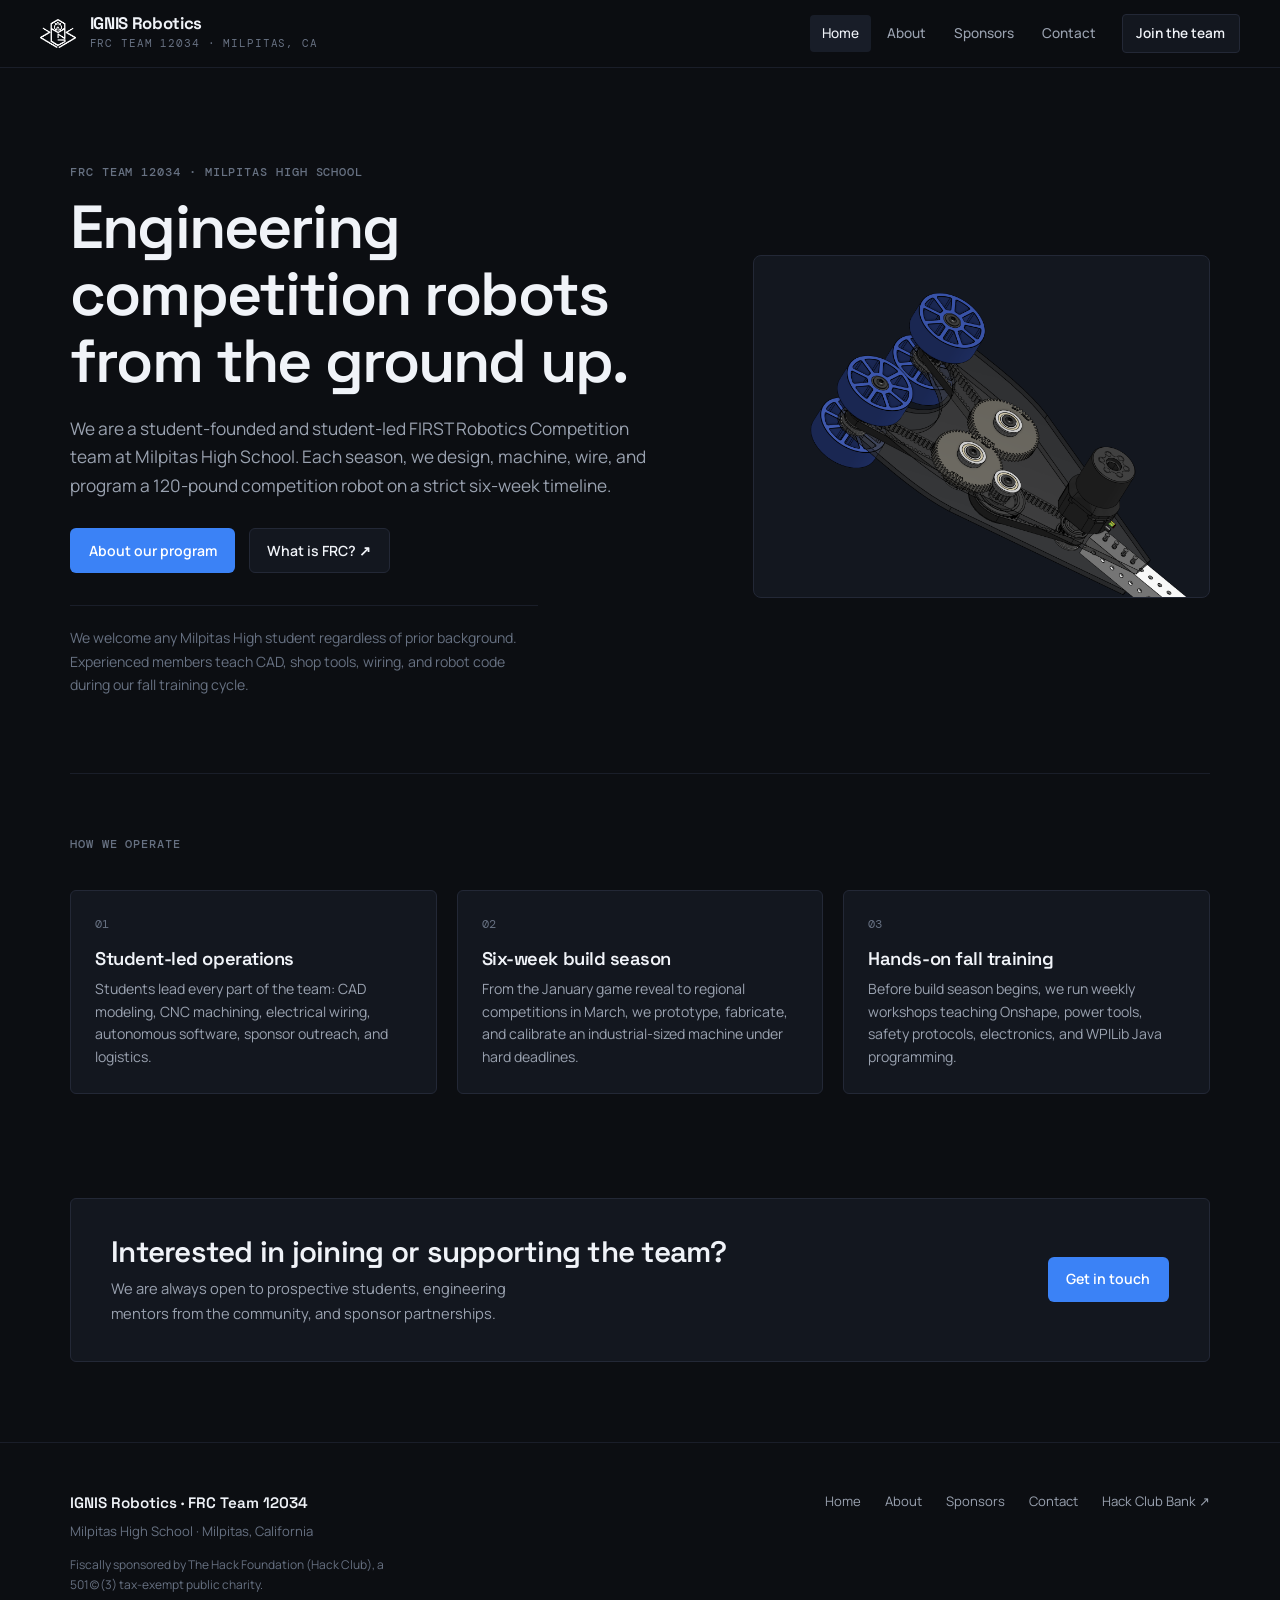
<file: index.html>
<!doctype html>
<html lang="en">
  <head>
    <meta charset="UTF-8" />
    <meta name="viewport" content="width=device-width, initial-scale=1.0" />
    <meta name="theme-color" content="#0c0e12" />
    <meta name="description" content="IGNIS Robotics is FRC Team 12034 at Milpitas High School. A student-led team designing, building, and programming industrial competition robots." />
    <link rel="icon" href="/assets/Team%20TAB%20Logo-CqktAtSr.png" type="image/png" />
    <title>IGNIS Robotics | FRC Team 12034</title>
    <script type="module" crossorigin src="/assets/index-Cd3MxWiT.js"></script>
    <link rel="stylesheet" crossorigin href="/assets/index-DdqHPO6p.css">
  </head>
  <body>
    <div id="root"></div>
  </body>
</html>
</file>
<file: assets/index-DdqHPO6p.css>
@import "https://fonts.googleapis.com/css2?family=DM+Mono:wght@400;500&family=Manrope:wght@400;500;600;700&family=Space+Grotesk:wght@500;600;700&display=swap";:root{--bg:#0c0e12;--surface:#13171f;--surface-raised:#181d28;--surface-hover:#1e2432;--border:#232836;--border-subtle:#1a1e29;--border-strong:#333a4d;--text-primary:#f0f3f8;--text-secondary:#9aa2b0;--text-muted:#677182;--accent:#3b82f6;--accent-hover:#60a5fa;--accent-subtle:#3b82f61a;--accent-border:#3b82f64d;--font-heading:"Space Grotesk", -apple-system, BlinkMacSystemFont, "Segoe UI", Roboto, sans-serif;--font-body:"Manrope", -apple-system, BlinkMacSystemFont, "Segoe UI", Roboto, sans-serif;--font-mono:"DM Mono", ui-monospace, SFMono-Regular, Menlo, Monaco, Consolas, monospace;--max-width:1140px;--radius-sm:4px;--radius-md:6px;--radius-lg:8px}*{box-sizing:border-box}html{scroll-behavior:smooth;background-color:var(--bg);color:var(--text-primary);font-family:var(--font-body);-webkit-font-smoothing:antialiased;-moz-osx-font-smoothing:grayscale;font-size:16px;line-height:1.6}body{background-color:var(--bg);min-width:320px;color:var(--text-primary);margin:0}::selection{color:#fff;background-color:#3b82f659}:focus-visible{outline:2px solid var(--accent);outline-offset:2px}a{color:inherit;text-underline-offset:3px;text-decoration-thickness:1px}h1,h2,h3,h4,p{margin:0}h1,h2,h3,h4{font-family:var(--font-heading);color:var(--text-primary);letter-spacing:-.025em;font-weight:600}p{color:var(--text-secondary);max-width:65ch;font-size:.95rem;line-height:1.65}.sr-only{clip:rect(0, 0, 0, 0);white-space:nowrap;border:0;width:1px;height:1px;margin:-1px;padding:0;position:absolute;overflow:hidden}.app-shell{flex-direction:column;min-height:100vh;display:flex}main{flex:1}.section-wrap{width:min(var(--max-width), calc(100% - 3rem));margin-inline:auto}.site-header{z-index:50;border-bottom:1px solid var(--border-subtle);-webkit-backdrop-filter:blur(12px);background-color:#0c0e12eb;justify-content:space-between;align-items:center;padding:.9rem clamp(1.2rem,4vw,2.5rem);display:flex;position:sticky;top:0}.brand{align-items:center;gap:.85rem;text-decoration:none;display:flex}.brand img{object-fit:contain;width:36px;height:36px}.brand-text{flex-direction:column;display:flex}.brand-title{font-family:var(--font-heading);letter-spacing:-.02em;color:var(--text-primary);font-size:1.05rem;font-weight:700;line-height:1.1}.brand-subtitle{font-family:var(--font-mono);letter-spacing:.08em;color:var(--text-muted);text-transform:uppercase;margin-top:.15rem;font-size:.68rem}.site-nav{align-items:center;gap:.25rem;display:flex}.nav-link{color:var(--text-secondary);border-radius:var(--radius-sm);padding:.45rem .75rem;font-size:.85rem;font-weight:500;text-decoration:none;transition:color .15s,background-color .15s}.nav-link:hover{color:var(--text-primary);background-color:var(--surface)}.nav-link.active{color:var(--text-primary);background-color:var(--surface-raised)}.nav-cta{color:var(--text-primary);background-color:var(--surface);border:1px solid var(--border);border-radius:var(--radius-sm);margin-left:.6rem;padding:.45rem .85rem;font-size:.85rem;font-weight:600;text-decoration:none;transition:background-color .15s,border-color .15s}.nav-cta:hover{background-color:var(--surface-hover);border-color:var(--border-strong)}.menu-toggle{border:1px solid var(--border);border-radius:var(--radius-sm);color:var(--text-primary);cursor:pointer;background:0 0;padding:.5rem;display:none}.menu-toggle span{background:currentColor;width:1.1rem;height:2px;margin:.2rem 0;display:block}.section-tag{font-family:var(--font-mono);letter-spacing:.08em;text-transform:uppercase;color:var(--text-muted);align-items:center;margin-bottom:.75rem;font-size:.72rem;font-weight:500;display:inline-flex}.btn-primary{font-family:var(--font-body);color:#fff;background-color:var(--accent);border-radius:var(--radius-md);border:1px solid #0000;align-items:center;gap:.5rem;padding:.65rem 1.1rem;font-size:.88rem;font-weight:600;text-decoration:none;transition:background-color .15s;display:inline-flex}.btn-primary:hover{background-color:var(--accent-hover)}.btn-secondary{font-family:var(--font-body);color:var(--text-primary);background-color:var(--surface);border:1px solid var(--border);border-radius:var(--radius-md);align-items:center;gap:.5rem;padding:.65rem 1.1rem;font-size:.88rem;font-weight:600;text-decoration:none;transition:background-color .15s,border-color .15s;display:inline-flex}.btn-secondary:hover{background-color:var(--surface-hover);border-color:var(--border-strong)}.link-inline{color:var(--accent);font-size:.88rem;font-weight:500;text-decoration:none}.link-inline:hover{text-decoration:underline}.page-intro{border-bottom:1px solid var(--border-subtle);margin-bottom:3.5rem;padding:clamp(3.5rem,7vw,6rem) 0 2.5rem}.page-intro h1{max-width:24ch;margin-bottom:1rem;font-size:clamp(2.2rem,4vw,3.25rem);line-height:1.15}.page-intro p{max-width:58ch;font-size:1.05rem;line-height:1.6}.hero{grid-template-columns:1.15fr .85fr;align-items:center;gap:clamp(2rem,5vw,4.5rem);padding-top:clamp(3.5rem,7vw,6rem);padding-bottom:clamp(3rem,6vw,5rem);display:grid}.hero-copy h1{letter-spacing:-.03em;margin-bottom:1.25rem;font-size:clamp(2.4rem,4.8vw,3.8rem);line-height:1.1}.hero-lede{color:var(--text-secondary);max-width:54ch;font-size:1.08rem;line-height:1.65}.hero-actions{flex-wrap:wrap;align-items:center;gap:.85rem;margin-top:1.75rem;display:flex}.hero-manifesto{border-top:1px solid var(--border-subtle);color:var(--text-muted);max-width:52ch;margin-top:2rem;padding-top:1.25rem;font-size:.88rem}.hero-media{position:relative}.hero-image-wrap{border:1px solid var(--border);border-radius:var(--radius-lg);background-color:var(--surface);aspect-ratio:4/3;overflow:hidden}.hero-image-wrap img{object-fit:cover;object-position:center 25%;width:100%;height:100%;display:block}.home-pillars{border-top:1px solid var(--border-subtle);padding:3.5rem 0}.pillar-grid{grid-template-columns:repeat(3,1fr);gap:1.25rem;margin-top:1.5rem;display:grid}.pillar-card{background-color:var(--surface);border:1px solid var(--border);border-radius:var(--radius-md);flex-direction:column;padding:1.5rem;display:flex}.pillar-index{font-family:var(--font-mono);color:var(--text-muted);margin-bottom:.75rem;font-size:.75rem}.pillar-card h3{margin-bottom:.5rem;font-size:1.15rem;line-height:1.3}.pillar-card p{color:var(--text-secondary);font-size:.88rem;line-height:1.6}.home-cta-strip{background-color:var(--surface);border:1px solid var(--border);border-radius:var(--radius-md);justify-content:space-between;align-items:center;gap:2rem;margin:3rem auto 5rem;padding:2.25rem 2.5rem;display:flex}.home-cta-strip h2{margin-bottom:.4rem;font-size:clamp(1.4rem,2.5vw,1.85rem);line-height:1.2}.home-cta-strip p{color:var(--text-secondary);max-width:50ch;font-size:.92rem}.about-sections{flex-direction:column;gap:4rem;margin-bottom:5rem;display:flex}.editorial-block{grid-template-columns:1fr 1fr;align-items:center;gap:clamp(2rem,5vw,4rem);display:grid}.editorial-block.reverse .editorial-media{order:2}.editorial-media{border:1px solid var(--border);border-radius:var(--radius-md);background-color:var(--surface);aspect-ratio:16/10;overflow:hidden}.editorial-media img{object-fit:cover;width:100%;height:100%;display:block}.editorial-content h2{margin-bottom:1rem;font-size:clamp(1.6rem,2.8vw,2.2rem);line-height:1.2}.editorial-content p{margin-bottom:1rem;font-size:.95rem;line-height:1.65}.training-callout{background-color:var(--surface);border-left:3px solid var(--accent);border-radius:var(--radius-sm);margin-top:1rem;padding:2rem 2.25rem}.training-callout h3{margin-bottom:.35rem;font-size:1.1rem}.training-callout p{font-size:.92rem}.sponsor-section{margin-bottom:4.5rem}.sponsor-tiers{border:1px solid var(--border);border-radius:var(--radius-lg);background-color:var(--surface);margin-bottom:1.5rem;overflow:hidden}.sponsor-tier-row{border-bottom:1px solid var(--border-subtle);border-left:2px solid var(--border-strong);background-color:var(--surface);grid-template-columns:240px 1fr;transition:background-color .2s;display:grid}.sponsor-tier-row:last-child{border-bottom:none}.sponsor-tier-row:hover{background-color:var(--surface-raised)}.tier-title,.tier-core{background-color:var(--surface)}.tier-title{border-left-color:#a78bfa}.tier-core{border-left-color:var(--accent)}.tier-gold{border-left-color:#e5c07b}.sponsor-tier-label{border-right:1px solid var(--border-subtle);align-items:center;padding:1.25rem 1.75rem;display:flex}.sponsor-tier-label h2{letter-spacing:.08em;text-transform:uppercase;color:var(--text-secondary);font-size:.82rem;font-weight:600;font-family:var(--font-mono)}.sponsor-tier-entries{flex-wrap:wrap;justify-content:center;align-items:center;gap:2rem;padding:1.25rem 2rem;display:flex}.sponsor-entry{justify-content:center;align-items:center;min-width:0;transition:transform .2s;display:flex}.sponsor-entry:hover{transform:translateY(-2px)}.sponsor-logo{justify-content:center;align-items:center;min-height:0;padding:.25rem .5rem;display:flex}.sponsor-logo a{justify-content:center;align-items:center;transition:opacity .15s,transform .2s;display:flex}.sponsor-logo a:hover{opacity:.9;transform:scale(1.03)}.sponsor-logo img{object-fit:contain;filter:drop-shadow(0 4px 16px #0006);width:auto;max-width:260px;height:auto;max-height:64px;display:block}.tier-title .sponsor-logo{min-height:0}.tier-title .sponsor-logo img{width:auto;max-width:300px;height:88px;max-height:88px}.tier-core .sponsor-logo{min-height:0}.tier-core .sponsor-logo img{max-width:300px;max-height:64px}.tier-gold .sponsor-logo img{max-width:280px;max-height:56px}.sponsor-logo-team img{border-radius:12px;max-width:120px;max-height:64px}.sponsor-meta{flex-direction:column;gap:.1rem;display:flex}.sponsor-name{color:var(--text-primary);font-size:.92rem;font-weight:600}.sponsor-name-link{text-decoration:none}.sponsor-name-link:hover{text-decoration:underline}.sponsor-team-row{background-color:var(--surface-raised)}.sponsor-team-number a{font-family:var(--font-heading);letter-spacing:-.02em;color:var(--text-primary);font-size:1.6rem;font-weight:700;line-height:1;text-decoration:none}.sponsor-team-number a:hover{color:var(--accent)}.mentor-panel{background-color:var(--surface-raised);border:1px dashed var(--border-strong);border-radius:var(--radius-lg);grid-template-columns:240px 1fr;align-items:stretch;margin-bottom:1.5rem;display:grid;overflow:hidden}.mentor-label{border-right:1px solid var(--border-subtle);align-items:center;padding:1.25rem 1.75rem;display:flex}.mentor-label h2{letter-spacing:.08em;text-transform:uppercase;color:var(--text-secondary);font-size:.82rem;font-weight:600;font-family:var(--font-mono);white-space:nowrap}.mentor-entry{flex-direction:column;justify-content:center;justify-self:center;align-items:center;gap:.4rem;padding:1.25rem 2rem;text-decoration:none;display:flex}.mentor-entry img{object-fit:contain;border-radius:10px;width:auto;max-width:110px;height:auto;max-height:56px;display:block}.mentor-team-id{font-family:var(--font-mono);letter-spacing:.06em;color:var(--text-secondary);font-size:1rem}.sponsor-info-grid{grid-template-columns:1.2fr .8fr;align-items:start;gap:1.5rem;display:grid}.sponsor-info-card{background-color:var(--surface);border:1px solid var(--border);border-radius:var(--radius-md);padding:1.75rem}.sponsor-info-card h2{margin-bottom:1rem;font-size:1.1rem}.sponsor-info-card p{margin-bottom:1.25rem;font-size:.88rem}.sponsor-cost-list{flex-direction:column;margin:0;padding:0;list-style:none;display:flex}.sponsor-cost-list li{border-top:1px solid var(--border-subtle);grid-template-columns:170px 1fr;gap:1rem;padding:.7rem 0;font-size:.85rem;display:grid}.sponsor-cost-list li:first-child{border-top:none;padding-top:0}.sponsor-cost-list li span:first-child{color:var(--text-primary);font-weight:600}.sponsor-cost-list li span:last-child{color:var(--text-secondary)}.sponsor-info-card .action-buttons{flex-direction:column;align-items:stretch;gap:.65rem;display:flex}.team-layout{margin-bottom:5rem}.team-grid{grid-template-columns:repeat(2,1fr);gap:1.25rem;margin-bottom:3rem;display:grid}.person-card{background-color:var(--surface);border:1px solid var(--border);border-radius:var(--radius-md);grid-template-columns:110px 1fr;align-items:start;gap:1.25rem;padding:1.25rem;display:grid}.person-photo{aspect-ratio:1;border-radius:var(--radius-sm);background-color:var(--surface-raised);border:1px solid var(--border-subtle);overflow:hidden}.person-photo img{object-fit:cover;width:100%;height:100%;display:block}.person-info{flex-direction:column;gap:.35rem;display:flex}.person-role{font-family:var(--font-mono);color:var(--text-muted);letter-spacing:.04em;text-transform:uppercase;font-size:.72rem}.person-name{font-size:1.15rem;font-weight:600;line-height:1.2}.person-bio{color:var(--text-secondary);margin-top:.25rem;font-size:.85rem;line-height:1.55}.person-email{font-family:var(--font-mono);color:var(--accent);word-break:break-all;margin-top:.6rem;font-size:.72rem;text-decoration:none}.person-email:hover{text-decoration:underline}.team-footer-strip{background-color:var(--surface);border:1px solid var(--border);border-radius:var(--radius-md);justify-content:space-between;align-items:center;gap:1.5rem;padding:2rem;display:flex}.team-footer-strip h2{font-size:1.25rem}.team-footer-strip p{font-size:.88rem}.team-footer-actions{flex-shrink:0;align-items:center;gap:.85rem;display:flex}.contact-grid{grid-template-columns:1.1fr .9fr;align-items:start;gap:2rem;margin-bottom:5rem;display:grid}.contact-card-primary{background-color:var(--surface);border:1px solid var(--border);border-radius:var(--radius-md);flex-direction:column;gap:1.5rem;padding:2.25rem;display:flex}.contact-card-primary h2{font-size:1.35rem}.contact-email-link{font-family:var(--font-heading);color:var(--text-primary);border-bottom:1px solid var(--border-strong);word-break:break-word;padding-bottom:.5rem;font-size:clamp(1.4rem,3vw,2rem);font-weight:600;text-decoration:none;transition:color .15s,border-color .15s}.contact-email-link:hover{color:var(--accent);border-color:var(--accent)}.contact-info-list{flex-direction:column;gap:1.1rem;display:flex}.contact-info-item{flex-direction:column;gap:.2rem;display:flex}.contact-info-label{font-family:var(--font-mono);color:var(--text-muted);text-transform:uppercase;letter-spacing:.06em;font-size:.72rem}.contact-info-val{color:var(--text-secondary);font-size:.92rem}.contact-sidebar{flex-direction:column;gap:1.25rem;display:flex}.sidebar-box{background-color:var(--surface);border:1px solid var(--border);border-radius:var(--radius-md);padding:1.75rem}.sidebar-box h3{margin-bottom:.5rem;font-size:1.05rem}.sidebar-box p{margin-bottom:1rem;font-size:.85rem;line-height:1.6}.social-links{gap:1rem;display:flex}.social-link{color:var(--text-secondary);font-size:.85rem;font-weight:500;text-decoration:none}.social-link:hover{color:var(--text-primary);text-decoration:underline}.not-found-wrap{min-height:60vh;padding:8rem 0}.not-found-wrap h1{margin:.75rem 0 1rem;font-size:2.5rem}.not-found-wrap p{margin-bottom:1.75rem}.site-footer{border-top:1px solid var(--border-subtle);background-color:var(--bg);margin-top:auto;padding:3rem 0 3.5rem}.footer-content{flex-wrap:wrap;justify-content:space-between;align-items:flex-start;gap:2rem;display:flex}.footer-meta{flex-direction:column;gap:.35rem;display:flex}.footer-team-id{font-family:var(--font-heading);color:var(--text-primary);font-size:.95rem;font-weight:600}.footer-location{color:var(--text-muted);font-size:.82rem}.footer-nonprofit{color:var(--text-muted);max-width:48ch;margin-top:.5rem;font-size:.75rem}.footer-nav{flex-wrap:wrap;gap:1.5rem;display:flex}.footer-nav a{color:var(--text-secondary);font-size:.82rem;text-decoration:none}.footer-nav a:hover{color:var(--text-primary)}@media (width<=900px){.hero{grid-template-columns:1fr;gap:2.5rem;padding-top:3rem}.pillar-grid{grid-template-columns:1fr}.editorial-block{grid-template-columns:1fr;gap:1.75rem}.editorial-block.reverse .editorial-media{order:0}.sponsor-tier-row{grid-template-columns:1fr}.sponsor-tier-label{border-right:none;border-bottom:1px solid var(--border-subtle);padding:1rem 1.5rem}.sponsor-tier-entries{padding:1.25rem 1.5rem}.sponsor-logo img,.tier-core .sponsor-logo img,.tier-gold .sponsor-logo img{max-width:min(78vw,300px)}.tier-title .sponsor-logo img{max-width:min(82vw,320px);height:64px;max-height:64px}.sponsor-info-grid,.mentor-panel{grid-template-columns:1fr}.mentor-label{border-right:none;border-bottom:1px solid var(--border-subtle);padding:1rem 1.5rem}.mentor-entry{justify-self:stretch}.sponsor-cost-list li{grid-template-columns:1fr;gap:.15rem}.team-grid,.contact-grid{grid-template-columns:1fr}.home-cta-strip,.team-footer-strip{flex-direction:column;align-items:flex-start}}@media (width<=720px){.menu-toggle{display:block}.site-nav{background-color:var(--bg);border-bottom:1px solid var(--border);flex-direction:column;align-items:stretch;gap:.5rem;padding:1rem 1.5rem 1.5rem;display:none;position:absolute;top:100%;left:0;right:0}.site-nav.is-open{display:flex}.nav-cta{text-align:center;margin-top:.5rem;margin-left:0}.person-card{grid-template-columns:80px 1fr}.footer-content{flex-direction:column}}@media (prefers-reduced-motion:reduce){*,:before,:after{scroll-behavior:auto!important;transition-duration:.01ms!important;animation-duration:.01ms!important;animation-iteration-count:1!important}}.prospectus{padding-bottom:5rem}.pros-cover{border-bottom:1px solid var(--border-subtle);margin-bottom:3rem;padding-top:clamp(3rem,6vw,5rem);padding-bottom:3rem}.pros-cover h1{max-width:22ch;margin-bottom:1.25rem;font-size:clamp(2.2rem,4.5vw,3.5rem);line-height:1.1}.pros-lede{max-width:62ch;font-size:1.05rem}.pros-facts{flex-wrap:wrap;gap:.6rem;margin:1.5rem 0 0;padding:0;list-style:none;display:flex}.pros-facts li{font-family:var(--font-mono);letter-spacing:.04em;color:var(--text-secondary);border:1px solid var(--border);background-color:var(--surface);border-radius:999px;padding:.4rem .9rem;font-size:.75rem}.pros-subhead{font-family:var(--font-heading);margin-top:1.75rem;font-weight:600;color:var(--text-primary)!important;margin-bottom:.75rem!important}.pros-follow{margin-top:1rem}.pros-actions{flex-wrap:wrap;gap:.75rem;margin-top:1.75rem;display:flex}.pros-cover-media{border:1px solid var(--border);border-radius:var(--radius-lg);background-color:var(--surface);aspect-ratio:21/9;margin-top:2.5rem;overflow:hidden}.pros-cover-media img{object-fit:cover;object-position:center 25%;width:100%;height:100%;display:block}.pros-section{margin-bottom:3.5rem}.pros-section h2{max-width:30ch;margin-bottom:.9rem;font-size:clamp(1.5rem,2.6vw,2.1rem);line-height:1.2}.pros-section>p{max-width:68ch;margin-bottom:1.25rem}.pros-stat-grid{grid-template-columns:repeat(3,1fr);gap:1rem;margin:1.75rem 0;display:grid}.pros-stat{background-color:var(--surface);border:1px solid var(--border);border-radius:var(--radius-md);flex-direction:column;gap:.5rem;padding:1.5rem;display:flex}.pros-stat-value{font-family:var(--font-heading);letter-spacing:-.02em;color:var(--accent-hover);font-size:2.25rem;font-weight:700;line-height:1}.pros-stat-label{color:var(--text-secondary);font-size:.85rem;line-height:1.5}.pros-table-scroll{border:1px solid var(--border);border-radius:var(--radius-md);background-color:var(--surface);overflow-x:auto}.pros-table{border-collapse:collapse;width:100%;min-width:560px;font-size:.88rem}.pros-table th,.pros-table td{text-align:left;border-top:1px solid var(--border-subtle);color:var(--text-secondary);vertical-align:top;padding:.8rem 1.1rem}.pros-table thead th{font-family:var(--font-mono);letter-spacing:.08em;text-transform:uppercase;color:var(--text-muted);background-color:var(--surface-raised);border-top:none;font-size:.72rem}.pros-table-item{white-space:nowrap;font-weight:600;color:var(--text-primary)!important}.pros-table-cost{font-family:var(--font-mono);white-space:nowrap;color:var(--text-primary)!important}.pros-table-total td{border-top:1px solid var(--border-strong);background-color:var(--surface-raised)}.pros-tier-table{min-width:640px}.pros-tier-table th:not(:first-child),.pros-tier-table td:not(:first-child){text-align:center}.pros-tier-table td:not(:first-child){white-space:nowrap}.pros-tier-range{color:var(--accent-hover);letter-spacing:.02em;margin-top:.2rem;font-size:.72rem;display:block}.pros-tier-featured{background-color:var(--accent-subtle)!important}.pros-note{background-color:var(--surface);border-left:3px solid var(--accent);border-radius:var(--radius-sm);margin-top:1.25rem;padding:1.5rem 1.75rem}.pros-note h3{margin-bottom:.4rem;font-size:1rem}.pros-note p{font-size:.88rem}.pros-logo-band{background-color:var(--surface);border:1px solid var(--border);border-radius:var(--radius-md);flex-wrap:wrap;align-items:center;gap:1.5rem 2.5rem;padding:1.75rem 2rem;display:flex}.pros-logo img{object-fit:contain;width:auto;max-width:220px;max-height:52px;display:block}.pros-logo a{transition:opacity .15s,transform .2s;display:inline-flex}.pros-logo a:hover{opacity:.9;transform:translateY(-2px)}.pros-steps{flex-direction:column;gap:1rem;margin:1.5rem 0 0;padding:0;list-style:none;display:flex}.pros-steps li{background-color:var(--surface);border:1px solid var(--border);border-radius:var(--radius-md);grid-template-columns:44px 1fr;align-items:start;gap:1rem;padding:1.25rem 1.5rem;display:grid}.pros-step-index{background-color:var(--accent-subtle);border:1px solid var(--accent-border);width:44px;height:44px;color:var(--accent-hover);font-family:var(--font-heading);border-radius:50%;justify-content:center;align-items:center;font-size:1.1rem;font-weight:700;display:flex}.pros-steps h3{margin-bottom:.25rem;font-size:1rem}.pros-steps p{font-size:.88rem}.pros-steps a{color:var(--accent-hover)}@media (width<=900px){.pros-stat-grid{grid-template-columns:1fr}.pros-cover-media{aspect-ratio:16/10}}@media print{@page{margin:.6in}.site-header,.site-footer,.pros-actions{display:none!important}html,body,.app-shell{background:#fff!important}.prospectus{padding-bottom:0}.pros-cover{padding-top:0}.prospectus h1,.prospectus h2,.prospectus h3{color:#111!important}.prospectus p,.prospectus li,.prospectus td,.prospectus th{color:#333!important}.prospectus .pillar-card,.prospectus .pros-stat,.prospectus .pros-note,.prospectus .pros-steps li,.prospectus .pros-facts li,.prospectus .pros-table-scroll{background:#fff!important;border-color:#ccc!important}.prospectus .pillar-index{color:#666!important}.pros-stat-value,.pros-tier-range,.pros-steps a{color:#1d4ed8!important}.pros-table thead th,.pros-table-total td,.pros-step-index{background:#f1f5f9!important}.pros-table-scroll{overflow:visible!important}.pros-table,.pros-tier-table{font-size:.8rem;width:100%!important;min-width:0!important}.pros-table th,.pros-table td{padding:.55rem .7rem}.pros-logo-band{-webkit-print-color-adjust:exact;print-color-adjust:exact;background:#13171f!important;border-color:#13171f!important}.pros-section{break-inside:auto}.pros-stat,.pros-steps li,.pros-note,.pros-logo-band{break-inside:avoid}.pros-cover-media{aspect-ratio:21/9;max-height:300px}a{text-decoration:none}}
</file>
